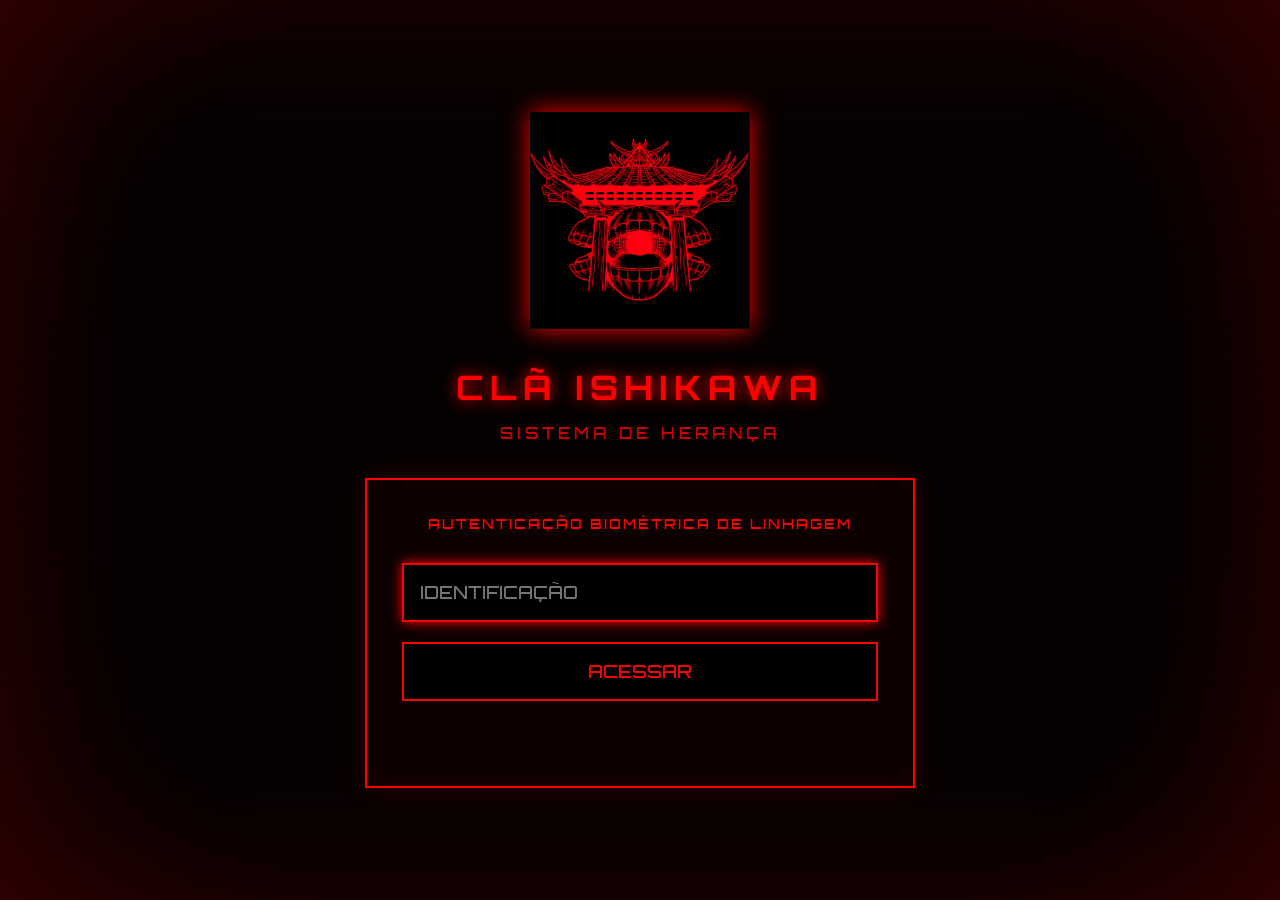
<file: ishikawa/index.html>
<!DOCTYPE html>

<html lang="pt-BR">

<head>

<meta charset="UTF-8">

<title>Sistema Ishikawa</title>

<link rel="icon" type="image/clan-icon" href="imagens/ishikicon.ico">

<link rel="stylesheet" href="css/style.css">

</head>

<body>

<div class="scanline"></div>

<div class="login">

<img src="imagens/logo.png" class="logo">

<h1>CLÃ ISHIKAWA</h1>

<p class="subtitulo">

SISTEMA DE HERANÇA

</p>

<div class="painel">

<p class="status">

AUTENTICAÇÃO BIOMÉTRICA DE LINHAGEM

</p>

<input

type="password"

id="senha"

placeholder="IDENTIFICAÇÃO"

autocomplete="off"

>

<button id="entrar">

ACESSAR

</button>

<p id="mensagem"></p>

</div>

</div>

<script src="js/efeitos.js"></script>
<script src="js/login.js"></script>

</body>

</html>
</file>
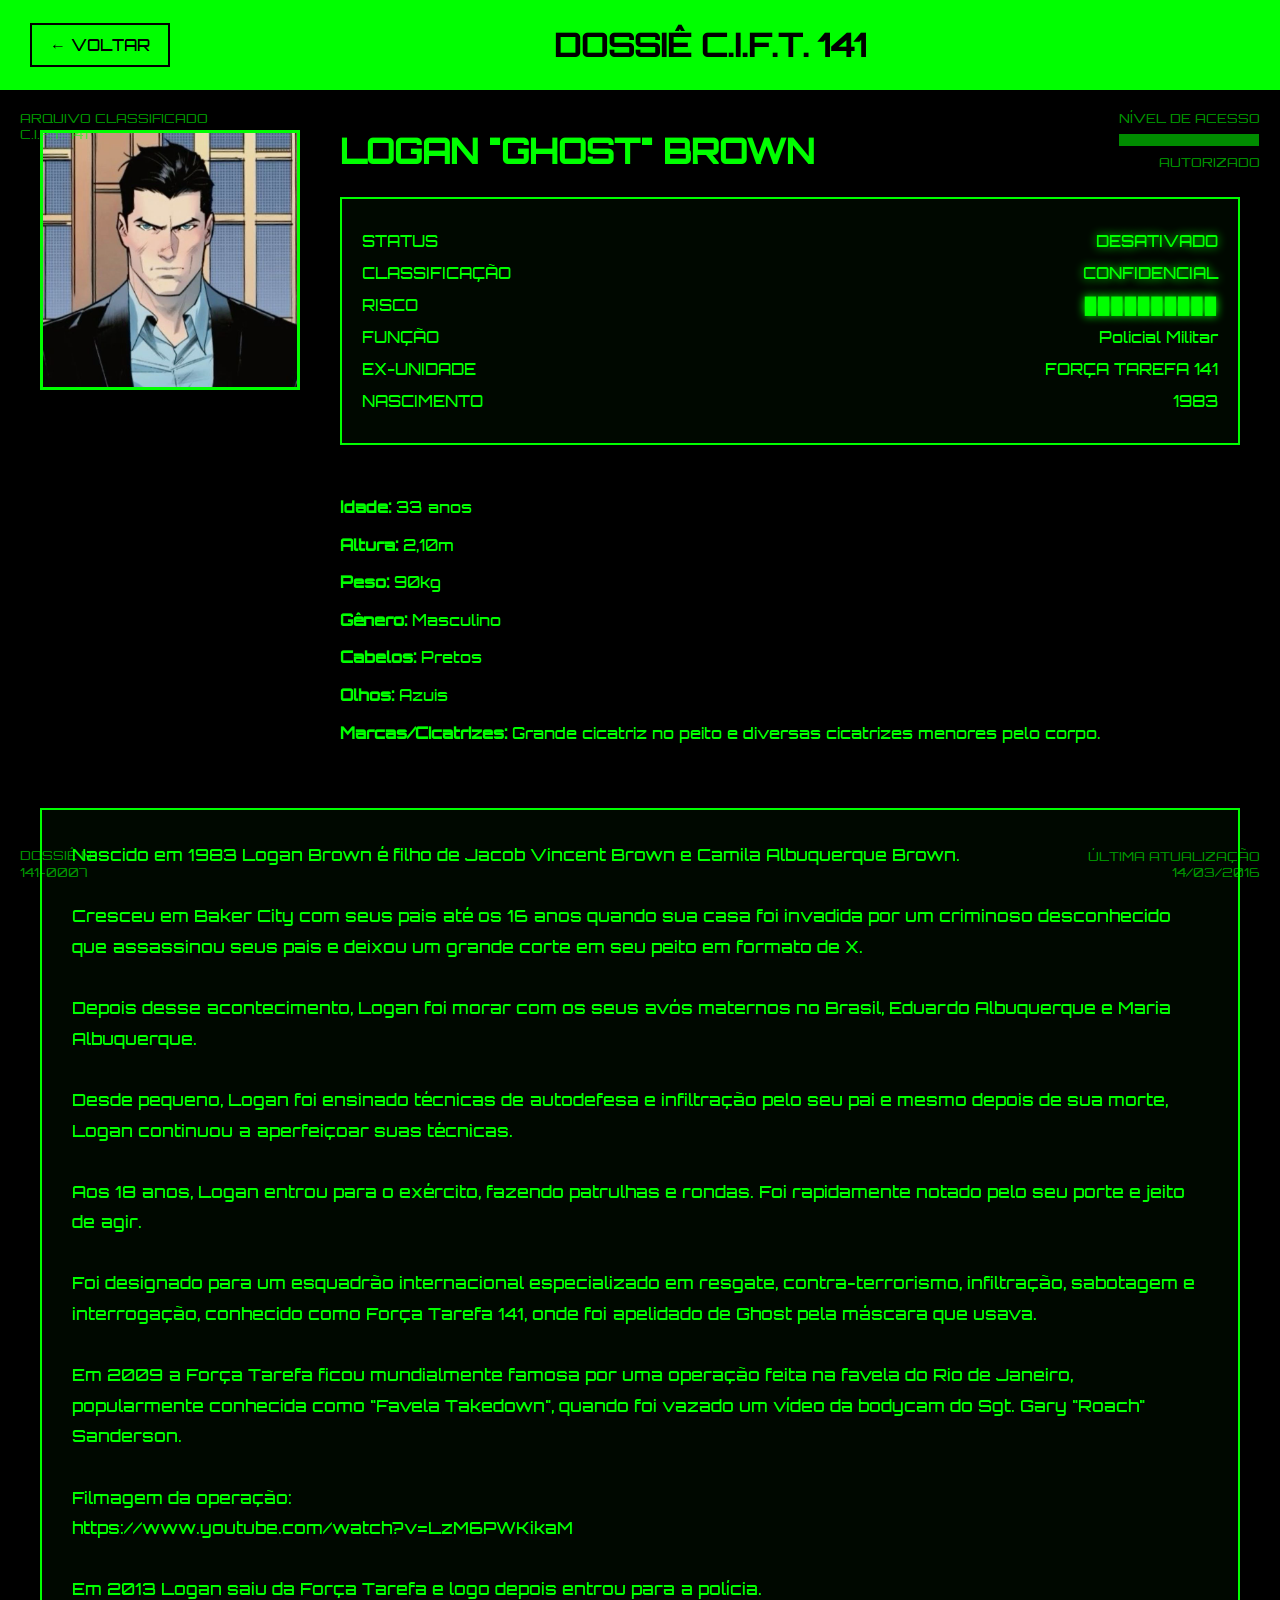
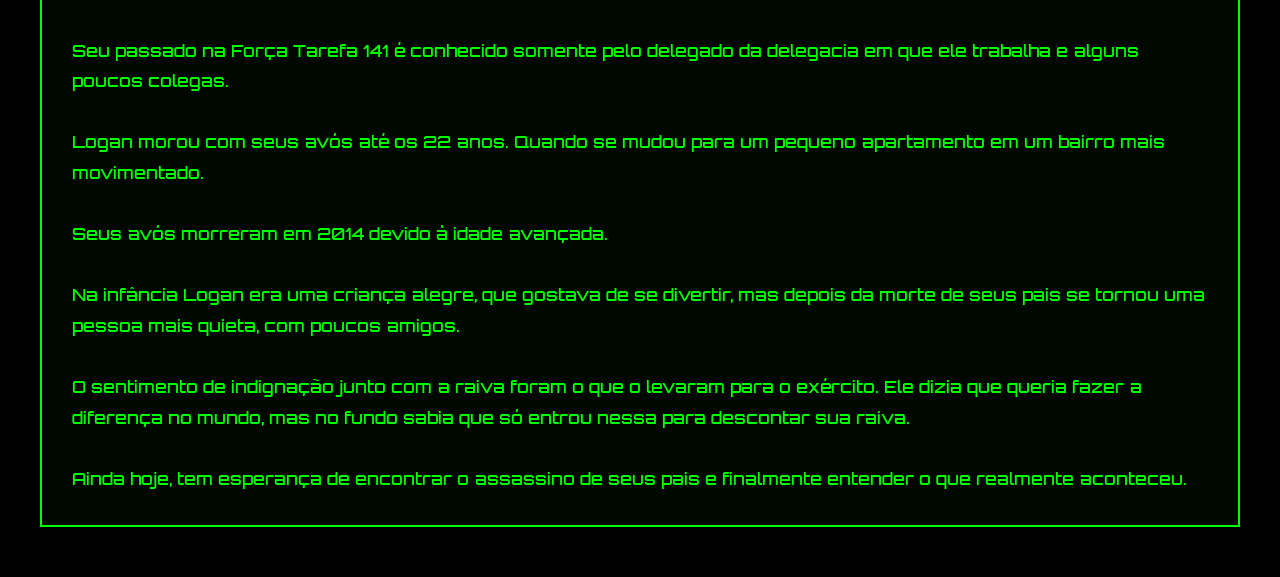
<file: biografia.html>
<!DOCTYPE html>
<html lang="pt-BR">

<head>

<meta charset="UTF-8">

<title>Logan Brown</title>

<link rel="icon" type="image/141-icon" href="imagens/141icon.ico">
    
<link rel="stylesheet" href="css/biografia.css">

</head>

<body>

    <div class="hud">

    <div class="hudTopLeft">

        <p>ARQUIVO CLASSIFICADO</p>
        <p>C.I.F.T. 141</p>

    </div>

    <div class="hudTopRight">

        <p>NÍVEL DE ACESSO</p>

        <div class="barra">

            <div class="nivel"></div>

        </div>

        <p>AUTORIZADO</p>

    </div>

    <div class="hudBottomLeft">

        <p>DOSSIÊ Nº</p>
        <p>141-0007</p>

    </div>

    <div class="hudBottomRight">

        <p>ÚLTIMA ATUALIZAÇÃO</p>
        <p>14/03/2016</p>

    </div>

</div>

<header>

<a href="menu.html" class="voltar">
← VOLTAR
</a>

<h1>DOSSIÊ C.I.F.T. 141</h1>

</header>

<div class="perfil">

<img src="imagens/perfil.png">

<div class="informacoes">

<h2>LOGAN "GHOST" BROWN</h2>

<div class="painel">

<div class="linha">
<span>STATUS</span>
<span class="verde">DESATIVADO</span>
</div>

<div class="linha">
<span>CLASSIFICAÇÃO</span>
<span class="verde">CONFIDENCIAL</span>
</div>

<div class="linha">
<span>RISCO</span>
<span class="risco">██████████</span>
</div>

<div class="linha">
<span>FUNÇÃO</span>
<span>Policial Militar</span>
</div>

<div class="linha">
<span>EX-UNIDADE</span>
<span>FORÇA TAREFA 141</span>
</div>

<div class="linha">
<span>NASCIMENTO</span>
<span>1983</span>
</div>

</div>

<br>

<p><strong>Idade:</strong> 33 anos</p>

<p><strong>Altura:</strong> 2,10m</p>

<p><strong>Peso:</strong> 90kg</p>

<p><strong>Gênero:</strong> Masculino</p>

<p><strong>Cabelos:</strong> Pretos</p>

<p><strong>Olhos:</strong> Azuis</p>

<p><strong>Marcas/Cicatrizes:</strong> Grande cicatriz no peito e diversas cicatrizes menores pelo corpo.</p>

</div>

</div>

<div class="quadro">

<pre>
Nascido em 1983 Logan Brown é filho de Jacob Vincent Brown e Camila Albuquerque Brown.

Cresceu em Baker City com seus pais até os 16 anos quando sua casa foi invadida por um criminoso desconhecido que assassinou seus pais e deixou um grande corte em seu peito em formato de X.

Depois desse acontecimento, Logan foi morar com os seus avós maternos no Brasil, Eduardo Albuquerque e Maria Albuquerque.

Desde pequeno, Logan foi ensinado técnicas de autodefesa e infiltração pelo seu pai e mesmo depois de sua morte, Logan continuou a aperfeiçoar suas técnicas.

Aos 18 anos, Logan entrou para o exército, fazendo patrulhas e rondas. Foi rapidamente notado pelo seu porte e jeito de agir.

Foi designado para um esquadrão internacional especializado em resgate, contra-terrorismo, infiltração, sabotagem e interrogação, conhecido como Força Tarefa 141, onde foi apelidado de Ghost pela máscara que usava.

Em 2009 a Força Tarefa ficou mundialmente famosa por uma operação feita na favela do Rio de Janeiro, popularmente conhecida como "Favela Takedown", quando foi vazado um vídeo da bodycam do Sgt. Gary "Roach" Sanderson.

Filmagem da operação:
https://www.youtube.com/watch?v=LzM6PWKikaM

Em 2013 Logan saiu da Força Tarefa e logo depois entrou para a polícia.

Seu passado na Força Tarefa 141 é conhecido somente pelo delegado da delegacia em que ele trabalha e alguns poucos colegas.

Logan morou com seus avós até os 22 anos. Quando se mudou para um pequeno apartamento em um bairro mais movimentado.

Seus avós morreram em 2014 devido à idade avançada.

Na infância Logan era uma criança alegre, que gostava de se divertir, mas depois da morte de seus pais se tornou uma pessoa mais quieta, com poucos amigos.

O sentimento de indignação junto com a raiva foram o que o levaram para o exército. Ele dizia que queria fazer a diferença no mundo, mas no fundo sabia que só entrou nessa para descontar sua raiva.

Ainda hoje, tem esperança de encontrar o assassino de seus pais e finalmente entender o que realmente aconteceu.
</pre>

</div>

</body>

</html>
</file>
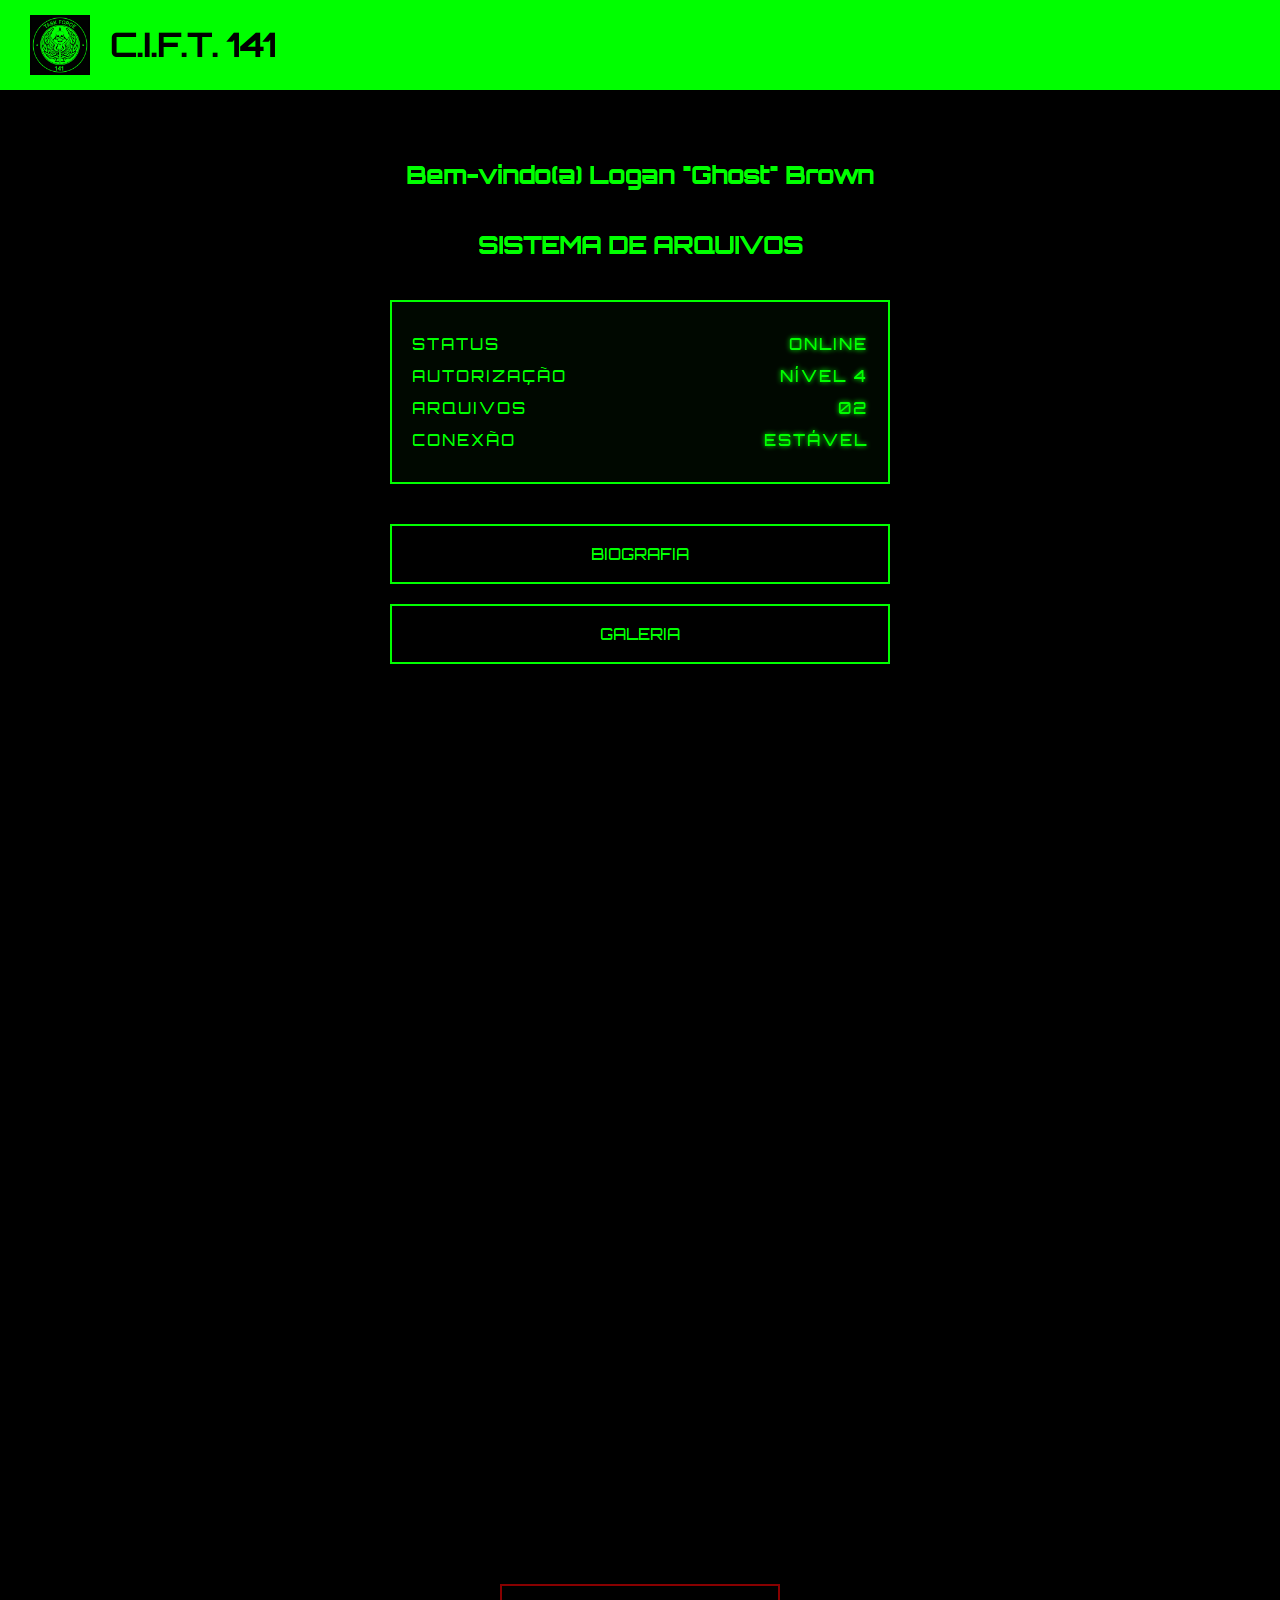
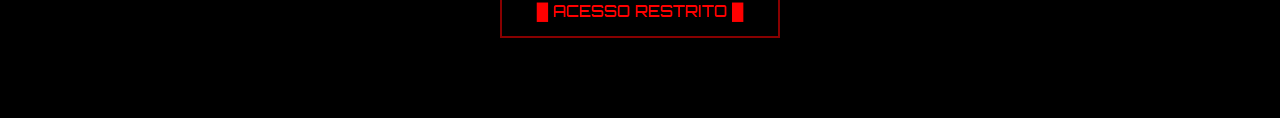
<file: menu.html>
<!DOCTYPE html>
<html lang="pt-BR">

<head>

    <meta charset="UTF-8">

    <title>C.I.F.T. 141</title>
    
    <link rel="icon" type="image/141-icon" href="imagens/141icon.ico">

    <link rel="stylesheet" href="css/menu.css">

</head>

<body>

<header>

    <img src="imagens/placeholder.jpg" class="logo">

    <h1>C.I.F.T. 141</h1>

</header>

<div class="container">
 <h2>Bem-vindo(a) Logan "Ghost" Brown</h2>
    <h2>SISTEMA DE ARQUIVOS</h2>

    <div class="status">

        <div class="linha">
            <span>STATUS</span>
            <span>ONLINE</span>
        </div>

        <div class="linha">
            <span>AUTORIZAÇÃO</span>
            <span>NÍVEL 4</span>
        </div>

        <div class="linha">
            <span>ARQUIVOS</span>
            <span>02</span>
        </div>

        <div class="linha">
            <span>CONEXÃO</span>
            <span>ESTÁVEL</span>
        </div>

    </div>

    <a href="biografia.html" class="botaoMenu">
        BIOGRAFIA
    </a>

    <a href="galeria.html" class="botaoMenu">
        GALERIA
    </a>

</div>

<div class="espaco"></div>

<a href="ishikawa/index.html" id="botaoSecreto">

    █ ACESSO RESTRITO █

</a>

<script src="js/sonsmenu.js"></script>

</body>

</html>
</file>
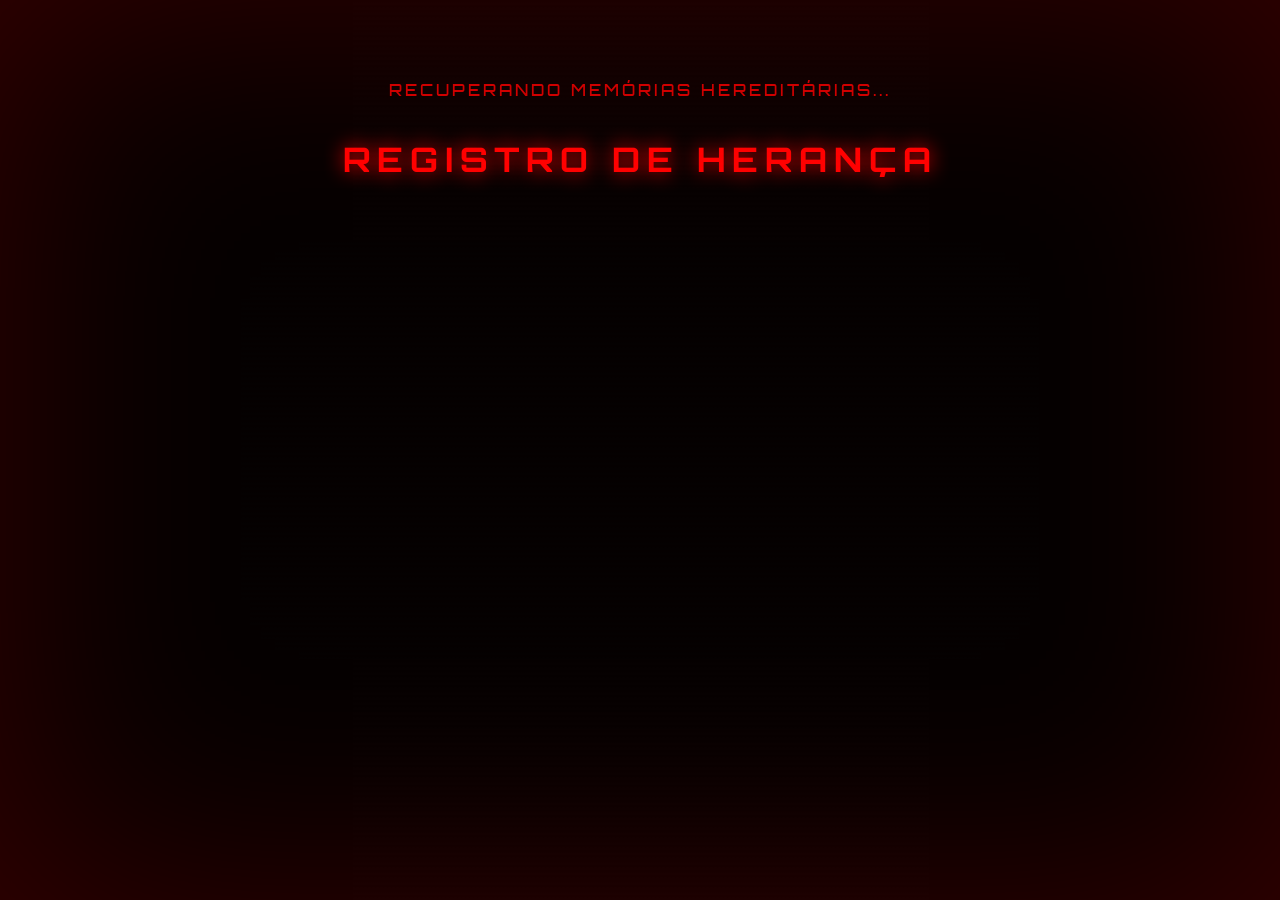
<file: ishikawa/heranca.html>
<!DOCTYPE html>
<html lang="pt-BR">

<head>

    <meta charset="UTF-8">

    <title>Registro de Herança</title>

    <link rel="icon" type="image/clan-icon" href="imagens/ishikicon.ico">

    <link rel="stylesheet" href="css/heranca.css">

</head>

<body>

    <div class="scanlines"></div>
    <div class="vinheta"></div>

    <main>
        
        <div id="status"></div>

        <h1>REGISTRO DE HERANÇA</h1>

        
        <div id="texto"></div>

        <button id="aceitar">

            ENTRAR NO SANTUARIO

        </button>

    </main>

    <script src="js/heranca.js"></script>

</body>

</html>
</file>
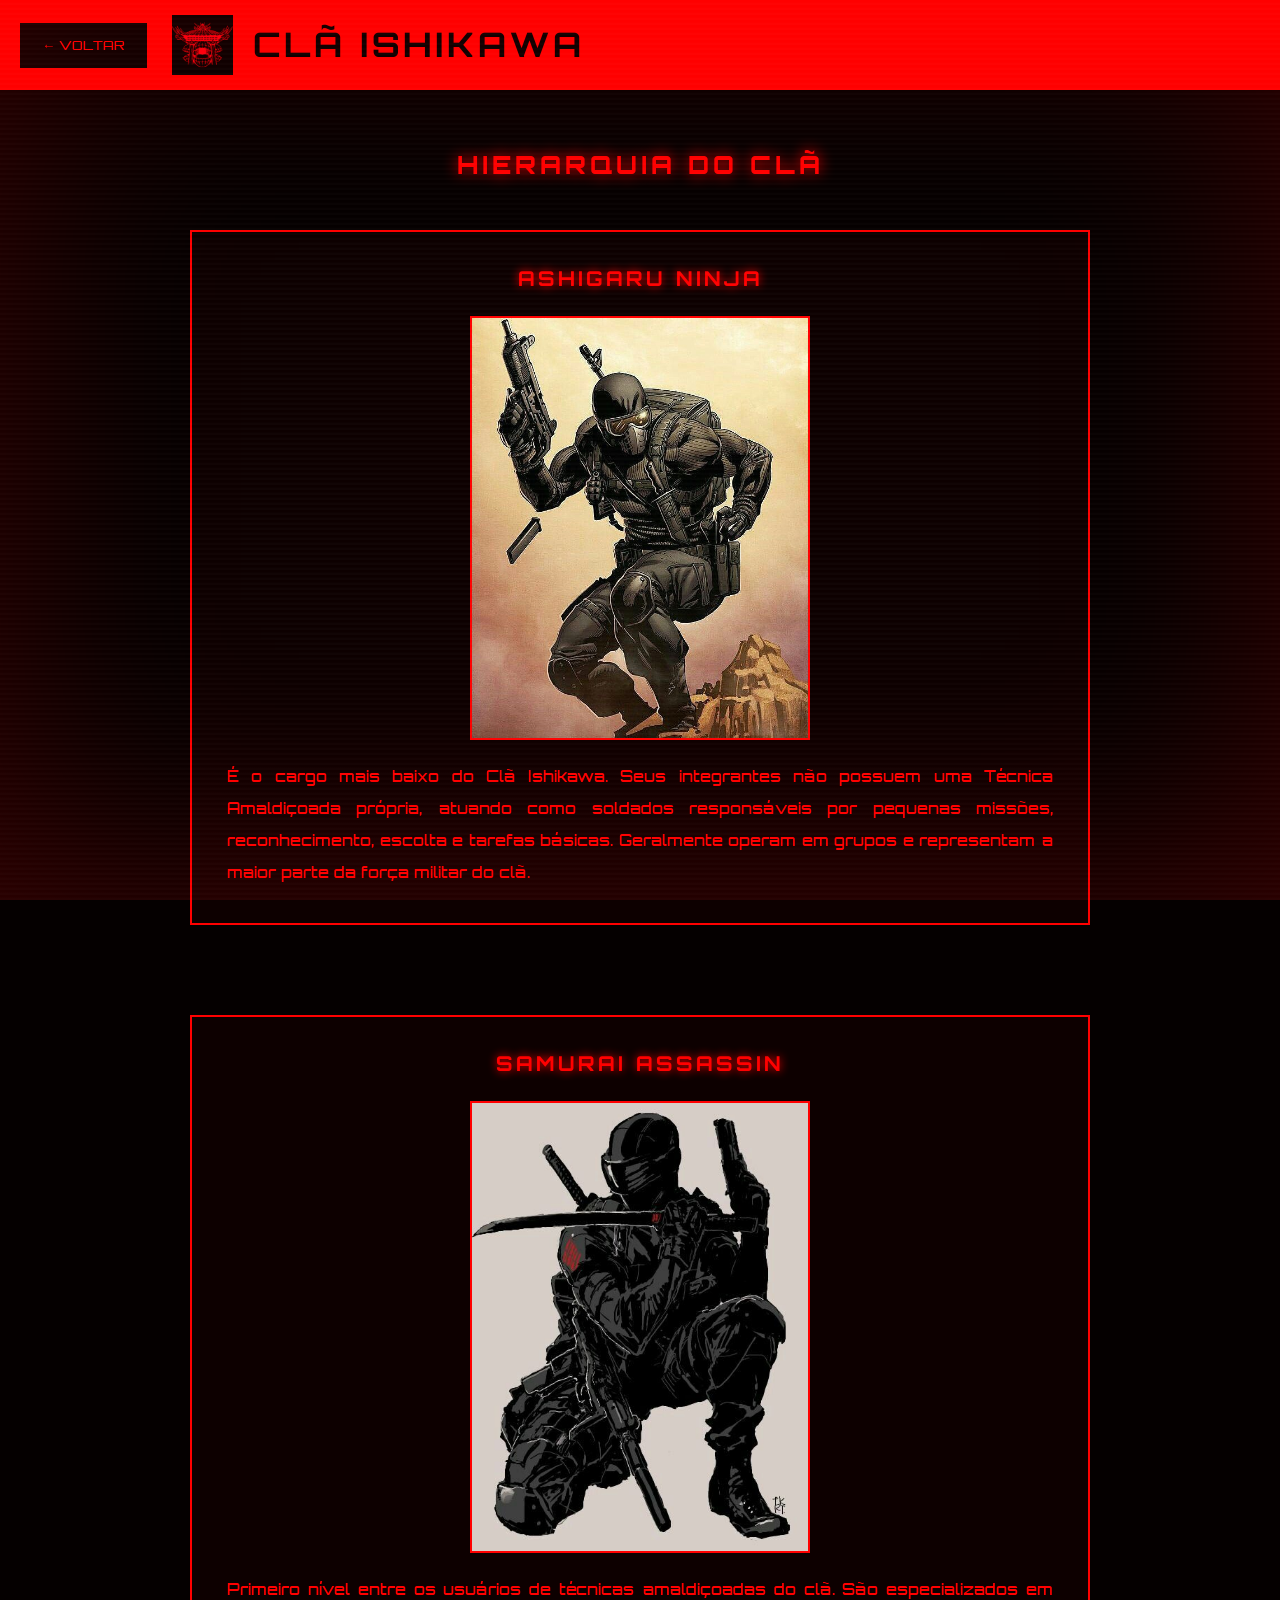
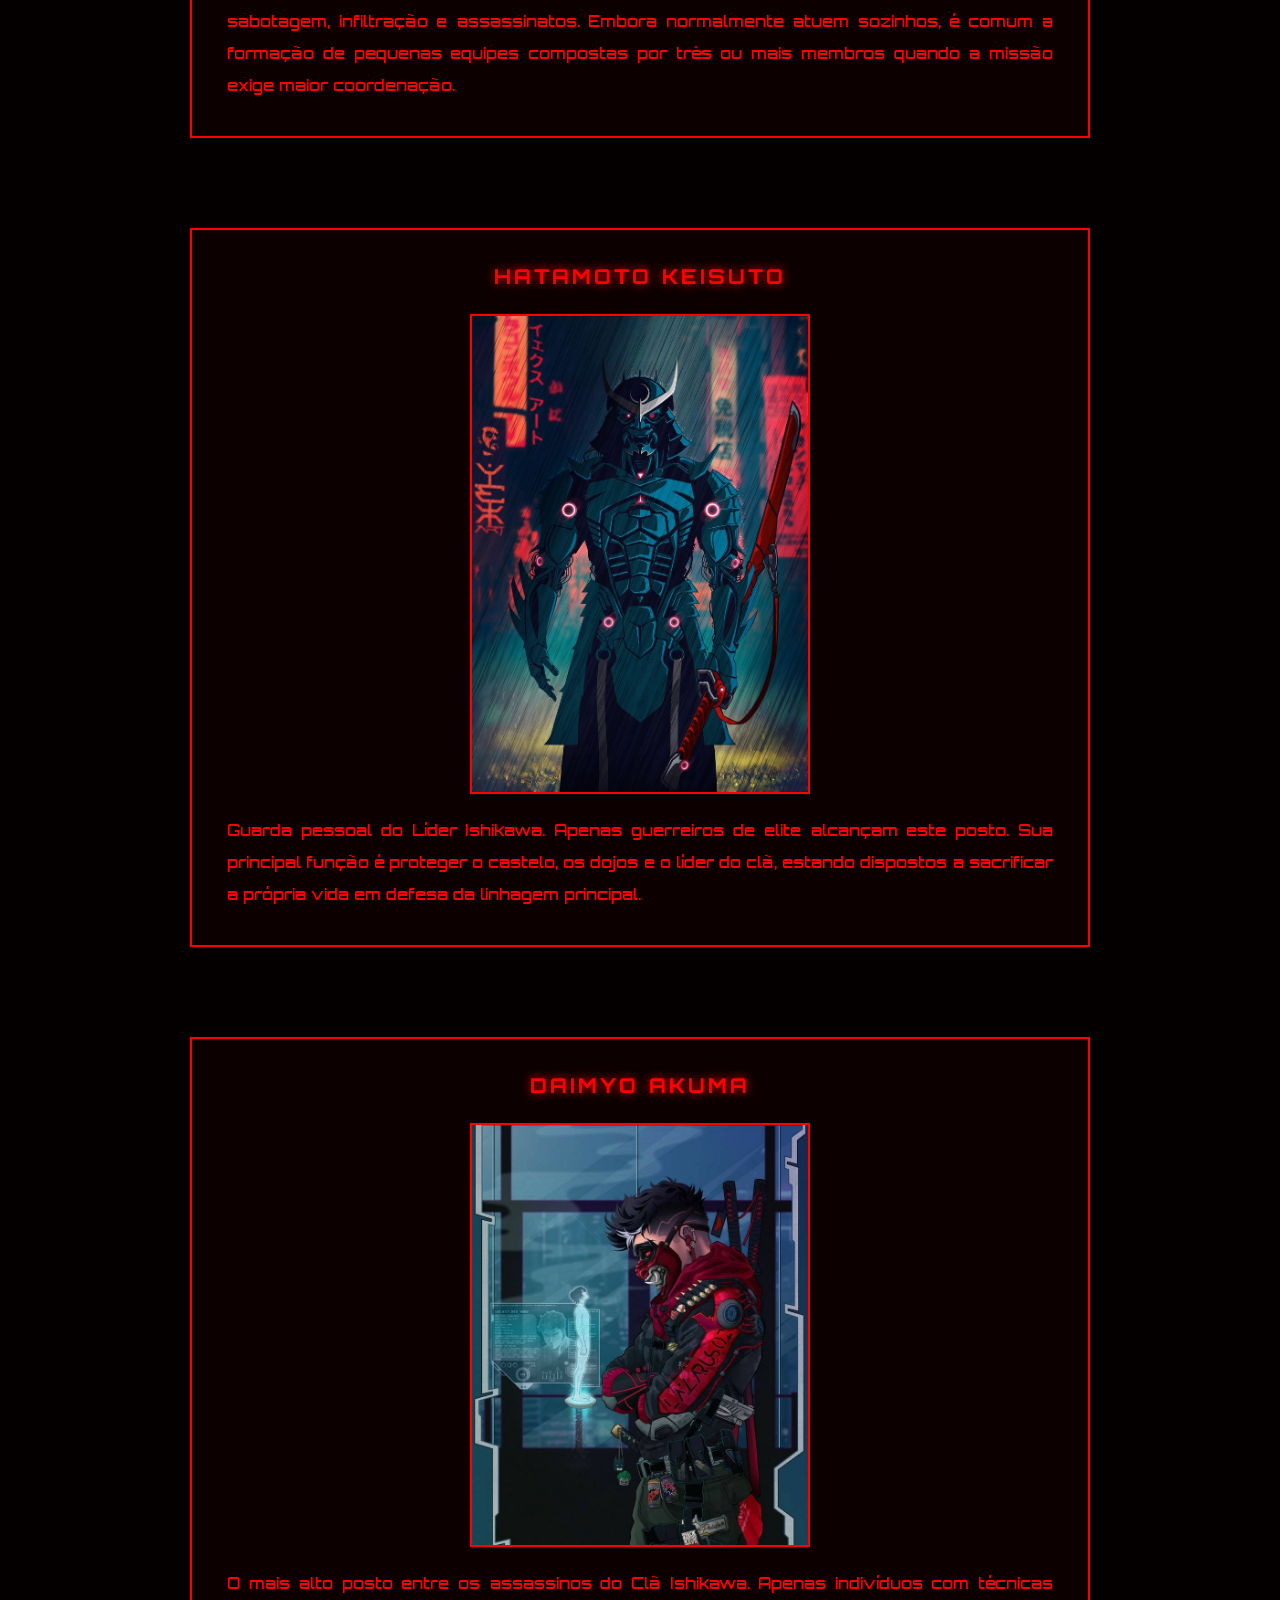
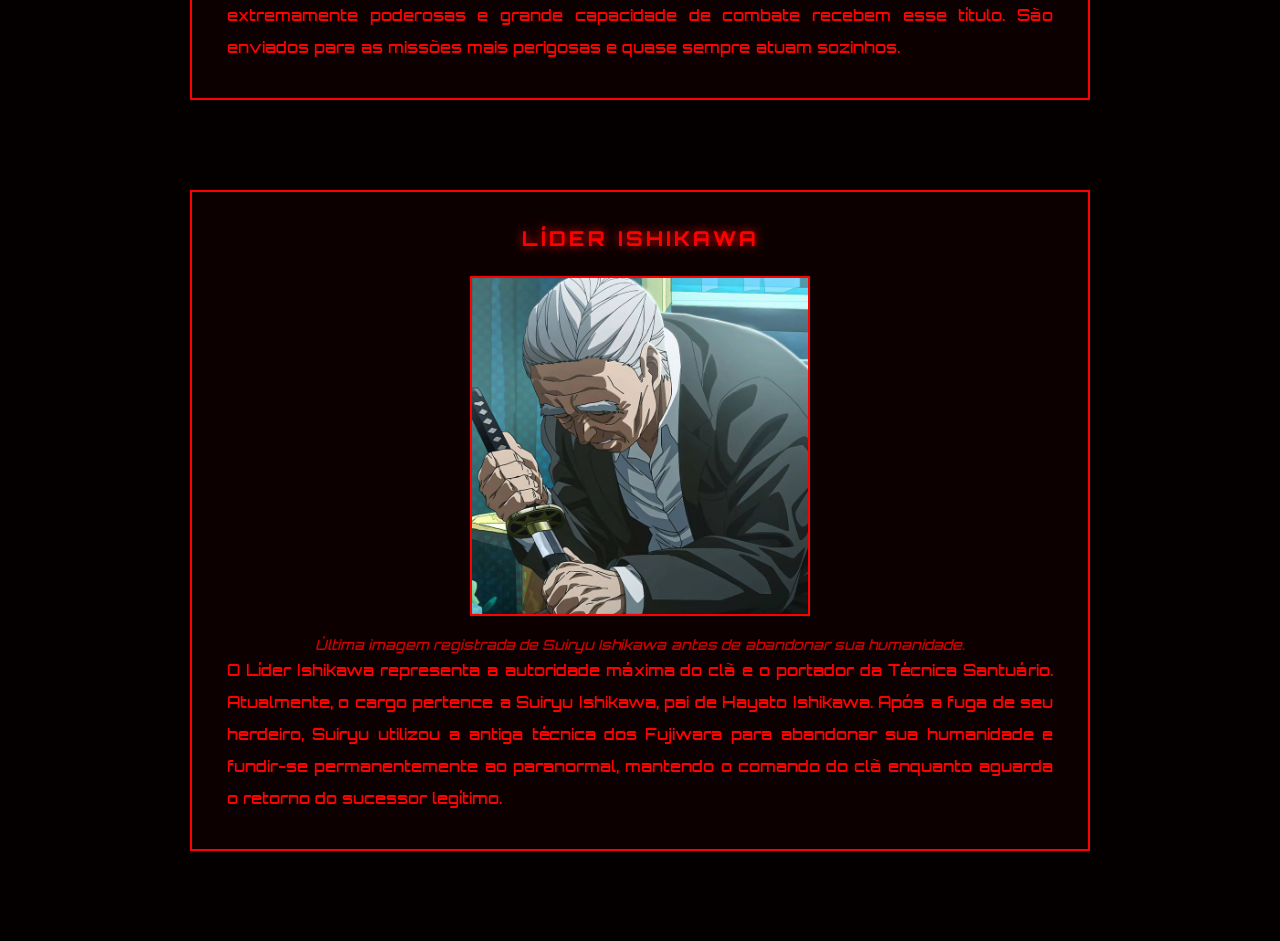
<file: ishikawa/hierarquia.html>
<!DOCTYPE html>
<html lang="pt-BR">

<head>

<meta charset="UTF-8">

<title>Hierarquia</title>

<link rel="icon" type="image/clan-icon" href="imagens/ishikicon.ico">
  
<link rel="stylesheet" href="css/hierarquia.css">

</head>

<body>

<div class="scanlines"></div>
<div class="vinheta"></div>

<header>

<button onclick="history.back()">

← VOLTAR

</button>

<img src="imagens/logo.png" class="logo">

<h1>

CLÃ ISHIKAWA

</h1>

</header>

<main>

<h2>

HIERARQUIA DO CLÃ

</h2>

<div class="cargo">

<h3>

ASHIGARU NINJA

</h3>

<img src="imagens/hierarquia/ashigaru.jpg">

<p>

É o cargo mais baixo do Clã Ishikawa. Seus integrantes não possuem uma Técnica Amaldiçoada própria, atuando como soldados responsáveis por pequenas missões, reconhecimento, escolta e tarefas básicas. Geralmente operam em grupos e representam a maior parte da força militar do clã.

</p>

</div>

<div class="cargo">

<h3>

SAMURAI ASSASSIN

</h3>

<img src="imagens/hierarquia/samurai.jpg">

<p>

Primeiro nível entre os usuários de técnicas amaldiçoadas do clã. São especializados em sabotagem, infiltração e assassinatos. Embora normalmente atuem sozinhos, é comum a formação de pequenas equipes compostas por três ou mais membros quando a missão exige maior coordenação.

</p>

</div>

<div class="cargo">

<h3>

HATAMOTO KEISUTO

</h3>

<img src="imagens/hierarquia/hatamoto.jpg">

<p>

Guarda pessoal do Líder Ishikawa. Apenas guerreiros de elite alcançam este posto. Sua principal função é proteger o castelo, os dojos e o líder do clã, estando dispostos a sacrificar a própria vida em defesa da linhagem principal.

</p>

</div>

<div class="cargo">

<h3>

DAIMYO AKUMA

</h3>

<img src="imagens/hierarquia/daimyo.jpg">

<p>

O mais alto posto entre os assassinos do Clã Ishikawa. Apenas indivíduos com técnicas extremamente poderosas e grande capacidade de combate recebem esse título. São enviados para as missões mais perigosas e quase sempre atuam sozinhos.

</p>

</div>

<div class="cargo">

<h3>

LÍDER ISHIKAWA

</h3>

<figure>

<img src="imagens/hierarquia/suiryu.jpg">

<figcaption>

Última imagem registrada de Suiryu Ishikawa antes de abandonar sua humanidade.

</figcaption>

</figure>

<p>

O Líder Ishikawa representa a autoridade máxima do clã e o portador da Técnica Santuário. Atualmente, o cargo pertence a Suiryu Ishikawa, pai de Hayato Ishikawa. Após a fuga de seu herdeiro, Suiryu utilizou a antiga técnica dos Fujiwara para abandonar sua humanidade e fundir-se permanentemente ao paranormal, mantendo o comando do clã enquanto aguarda o retorno do sucessor legítimo.

</p>

</div>

</main>

</body>

</html>
</file>
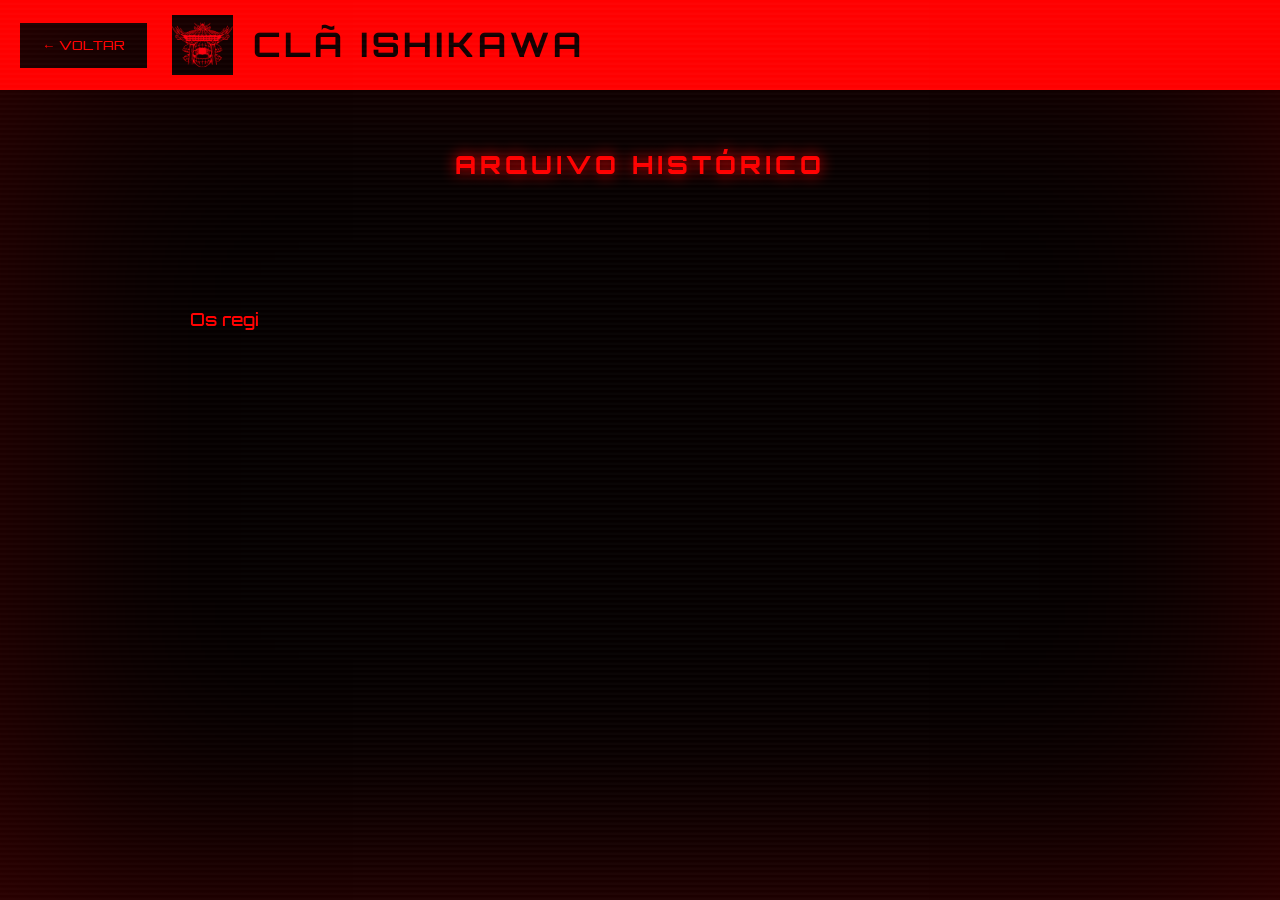
<file: ishikawa/historia.html>
<!DOCTYPE html>
<html lang="pt-BR">

<head>

<meta charset="UTF-8">

<title>História do Clã Ishikawa</title>

<link rel="icon" type="image/clan-icon" href="imagens/ishikicon.ico">

<link rel="stylesheet" href="css/historia.css">

</head>

<body>

<div class="scanlines"></div>
<div class="vinheta"></div>

<header>

<button onclick="history.back()">

← VOLTAR

</button>

<img src="imagens/logo.png" class="logo">

<h1>CLÃ ISHIKAWA</h1>

</header>

<main>

<h2>

ARQUIVO HISTÓRICO

</h2>

<div id="texto"></div>

</main>

<script src="js/historia.js"></script>

</body>

</html>
</file>
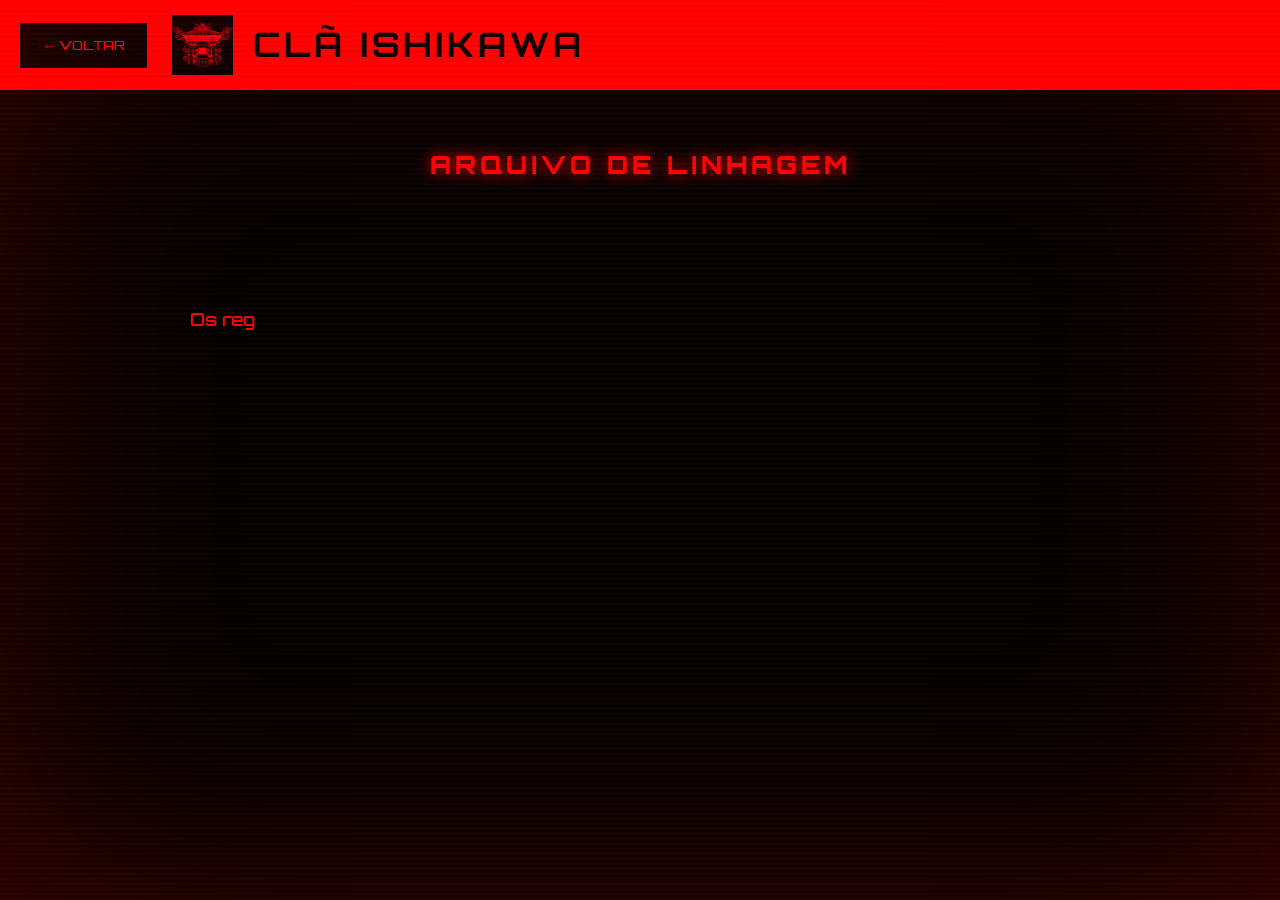
<file: ishikawa/linhagem.html>
<!DOCTYPE html>
<html lang="pt-BR">

<head>

<meta charset="UTF-8">

<title>Linhagem Ishikawa</title>

<link rel="icon" type="image/clan-icon" href="imagens/ishikicon.ico">

<link rel="stylesheet" href="css/linhagem.css">

</head>

<body>

<div class="scanlines"></div>
<div class="vinheta"></div>

<header>

<button onclick="history.back()">

← VOLTAR

</button>

<img src="imagens/logo.png" class="logo">

<h1>CLÃ ISHIKAWA</h1>

</header>

<main>

<h2>

ARQUIVO DE LINHAGEM

</h2>

<div id="texto"></div>

</main>

<script src="js/linhagem.js"></script>

</body>

</html>
</file>
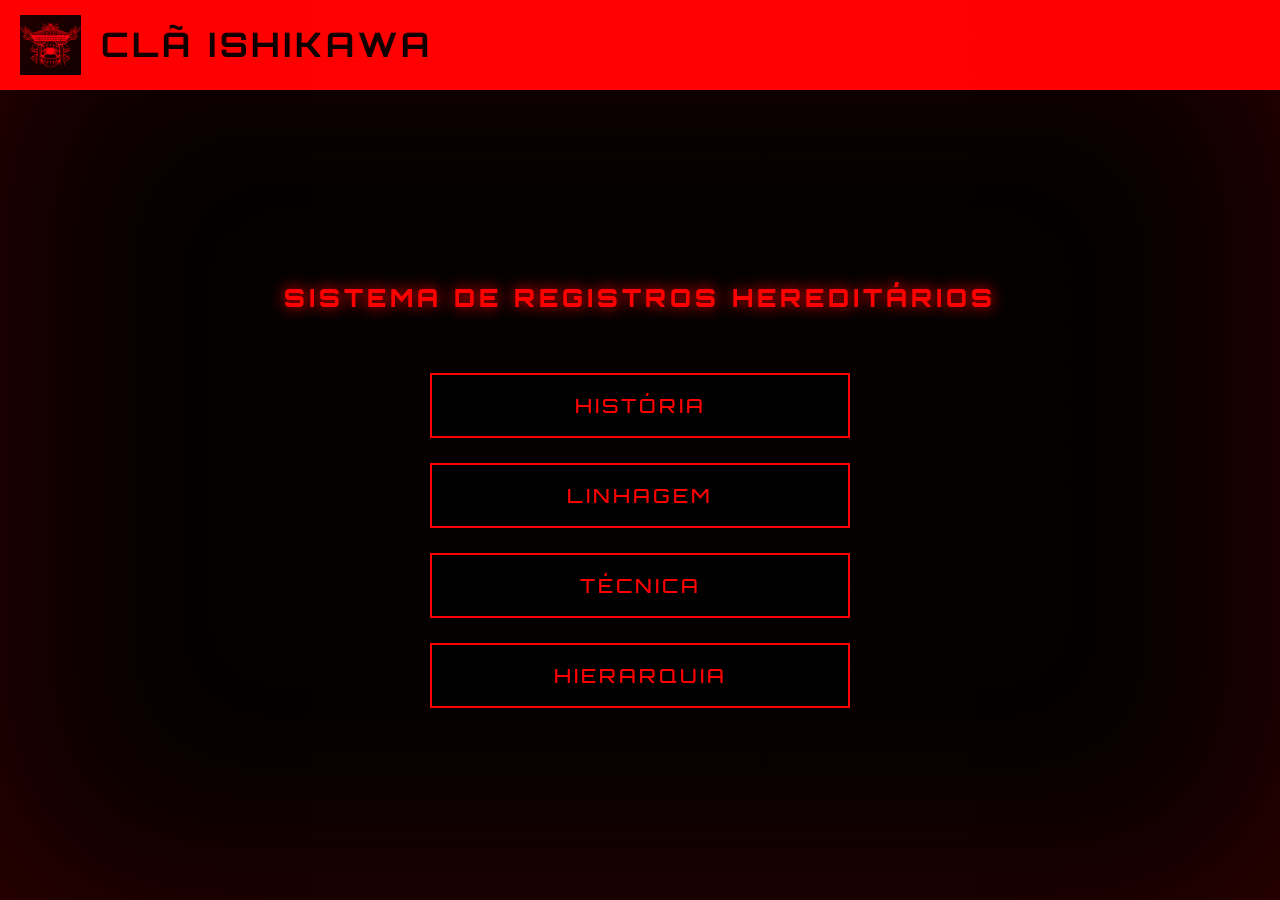
<file: ishikawa/menu.html>
<!DOCTYPE html>
<html lang="pt-BR">

<head>

<meta charset="UTF-8">

<title>Clã Ishikawa</title>

<link rel="icon" type="image/clan-icon" href="imagens/ishikicon.ico">

<link rel="stylesheet" href="css/menu.css">

</head>

<body>

<div class="scanlines"></div>

<header>

<img src="imagens/logo.png" class="logo">

<h1>

CLÃ ISHIKAWA

</h1>

</header>

<main>

<h2>

SISTEMA DE REGISTROS HEREDITÁRIOS

</h2>

<div class="menu">

<button onclick="abrir('historia.html')">

HISTÓRIA

</button>

<button onclick="abrir('linhagem.html')">

LINHAGEM

</button>

<button onclick="abrir('tecnica.html')">

TÉCNICA

</button>

<button onclick="abrir('hierarquia.html')">

HIERARQUIA

</button>

</div>

</main>

<script src="js/menu.js"></script>
<script src="js/efeitos.js"></script>

</body>

</html>
</file>
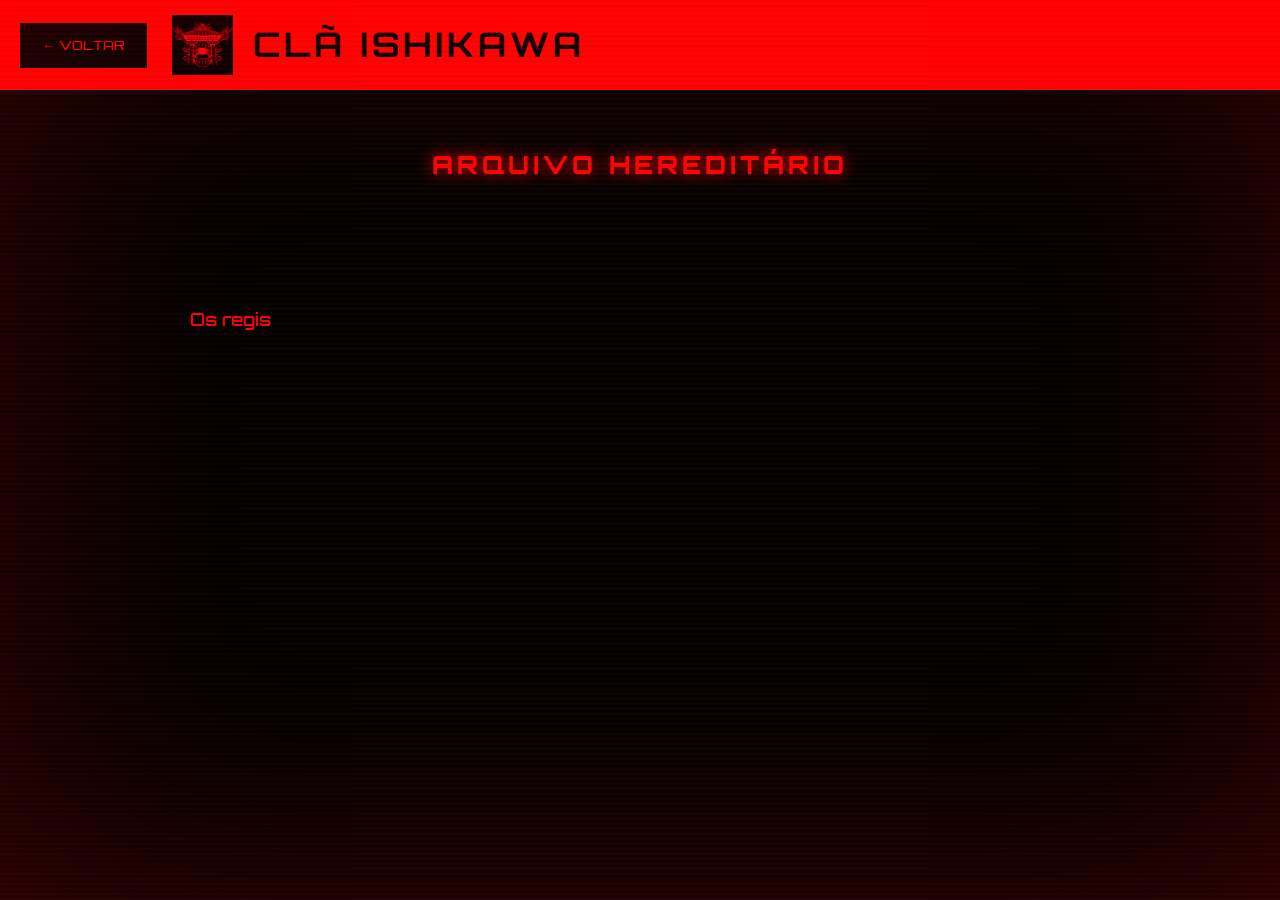
<file: ishikawa/tecnica.html>
<!DOCTYPE html>
<html lang="pt-BR">

<head>

    <meta charset="UTF-8">
    <title>Técnica - Clã Ishikawa</title>

<link rel="icon" type="image/clan-icon" href="imagens/ishikicon.ico">

    <link rel="stylesheet" href="css/tecnica.css">

</head>

<body>

<div class="scanlines"></div>
<div class="vinheta"></div>

<header>

    <button onclick="history.back()">

        ← VOLTAR

    </button>

    <img src="imagens/logo.png" class="logo">

    <h1>CLÃ ISHIKAWA</h1>

</header>

<main>

<h2>

ARQUIVO HEREDITÁRIO

</h2>

<div id="texto"></div>

</main>

<script src="js/tecnica.js"></script>

</body>

</html>
</file>
<file: ishikawa/css/style.css>
@font-face{

font-family:Orbitron;

src:url("../../fontes/OrbitronMedium.ttf");

}

*{

margin:0;

padding:0;

box-sizing:border-box;

}

body{

background:#050000;

font-family:Orbitron;

color:#ff0000;

height:100vh;

display:flex;

justify-content:center;

align-items:center;

overflow:hidden;

}

/*====================*/

.login{

width:550px;

text-align:center;

position:relative;

z-index:10;

}

.logo{

width:220px;

margin-bottom:35px;

filter:drop-shadow(0 0 12px red);

}

h1{

letter-spacing:8px;

margin-bottom:15px;

text-shadow:0 0 15px red;

}

.subtitulo{

letter-spacing:4px;

margin-bottom:35px;

opacity:.8;

}

.painel{

border:2px solid #ff0000;

padding:35px;

background:rgba(255,0,0,.03);

box-shadow:

0 0 25px rgba(255,0,0,.15),

inset 0 0 20px rgba(255,0,0,.05);

}

.status{

margin-bottom:30px;

letter-spacing:2px;

font-size:14px;

}

input{

width:100%;

padding:16px;

background:black;

border:2px solid #ff0000;

color:#ff0000;

font-family:Orbitron;

font-size:18px;

margin-bottom:20px;

}

input:focus{

outline:none;

box-shadow:0 0 12px red;

}

button{

width:100%;

padding:16px;

background:black;

border:2px solid #ff0000;

color:#ff0000;

font-family:Orbitron;

font-size:18px;

cursor:pointer;

transition:.25s;

}

button:hover{

background:#ff0000;

color:black;

}

#mensagem{

margin-top:25px;

height:25px;

letter-spacing:2px;

}

/*====================*/
/* Scanlines */
/*====================*/

.scanline{

position:fixed;

left:0;

top:0;

width:100%;

height:100%;

pointer-events:none;

background:

repeating-linear-gradient(

0deg,

rgba(255,255,255,.02) 0px,

rgba(255,255,255,.02) 2px,

transparent 3px,

transparent 5px

);

opacity:.35;

}

/*====================*/

body::before{

content:"";

position:fixed;

left:0;

top:0;

width:100%;

height:100%;

background:

radial-gradient(circle,

transparent 70%,

rgba(255,0,0,.08));

pointer-events:none;

}

/*====================*/

body::after{

content:"";

position:fixed;

left:0;

top:0;

width:100%;

height:100%;

box-shadow:

inset 0 0 180px rgba(255,0,0,.12);

pointer-events:none;

}

/*========================*/
/* GLITCH */
/*========================*/

.glitch{

    animation:glitch .18s;

}

@keyframes glitch{

    0%{

        transform:translate(0);

    }

    20%{

        transform:translate(-2px,2px);

    }

    40%{

        transform:translate(2px,-2px);

    }

    60%{

        transform:translate(-1px,-2px);

    }

    80%{

        transform:translate(2px,2px);

    }

    100%{

        transform:translate(0);

    }

}

/*========================*/
/* Flicker CRT */
/*========================*/

.flicker{

    animation:flicker .08s;

}

@keyframes flicker{

    0%{

        opacity:1;

    }

    50%{

        opacity:.7;

    }

    100%{

        opacity:1;

    }

}
</file>
<file: css/biografia.css>
@font-face{

font-family:Orbitron;

src:url("../fontes/OrbitronMedium.ttf");

}

*{

margin:0;

padding:0;

box-sizing:border-box;

}

body{

background:black;

color:#00ff00;

font-family:Orbitron;

}

header{

background:#00ff00;

height:90px;

display:flex;

align-items:center;

padding:0 30px;

}

header h1{

margin:auto;

color:black;

}

.voltar{

color:black;

text-decoration:none;

border:2px solid black;

padding:10px 18px;

transition:.25s;

}

.voltar:hover{

background:black;

color:#00ff00;

}

.perfil{

width:1200px;

margin:40px auto;

display:flex;

gap:40px;

align-items:flex-start;

}

.perfil img{

width:260px;

border:3px solid #00ff00;

}

.informacoes{

flex:1;

}

.informacoes h2{

margin-bottom:25px;

font-size:34px;

}

.informacoes p{

margin-bottom:12px;

line-height:1.6;

}

.quadro{

width:1200px;

margin:50px auto;

border:2px solid #00ff00;

padding:30px;

background:rgba(0,255,0,.03);

}

.quadro pre{

white-space:pre-wrap;

font-family:Orbitron;

line-height:1.8;

font-size:17px;

}

.painel{

border:2px solid #00ff00;

padding:20px;

background:rgba(0,255,0,.03);

margin-bottom:30px;

}

.linha{

display:flex;

justify-content:space-between;

margin:12px 0;

}

.verde{

color:#00ff00;

text-shadow:0 0 10px #00ff00;

}

.risco{

letter-spacing:2px;

text-shadow:0 0 10px #00ff00;

}

/*========================*/
/* HUD */
/*========================*/

.hud{

    pointer-events:none;

}

.hudTopLeft{

    position:fixed;

    left:20px;

    top:110px;

    font-size:13px;

    opacity:.55;

}

.hudTopRight{

    position:fixed;

    right:20px;

    top:110px;

    text-align:right;

    font-size:13px;

    opacity:.55;

}

.hudBottomLeft{

    position:fixed;

    left:20px;

    bottom:20px;

    font-size:13px;

    opacity:.55;

}

.hudBottomRight{

    position:fixed;

    right:20px;

    bottom:20px;

    text-align:right;

    font-size:13px;

    opacity:.55;

}

.barra{

    width:140px;

    height:12px;

    border:2px solid #00ff00;

    margin:8px 0;

}

.nivel{

    width:100%;

    height:100%;

    background:#00ff00;

    animation:pulse 2s infinite;

}

@keyframes pulse{

    50%{

        opacity:.45;

    }

}
</file>
<file: css/menu.css>
@font-face{

    font-family:Orbitron;

    src:url("../fontes/OrbitronMedium.ttf");

}

*{

    margin:0;

    padding:0;

    box-sizing:border-box;

}

body{

    background:black;

    color:#00ff00;

    font-family:Orbitron;

}

/*========================*/

header{

    background:#00ff00;

    color:black;

    height:90px;

    display:flex;

    align-items:center;

    padding-left:30px;

    gap:20px;

}

.logo{

    width:60px;

    height:60px;

    object-fit:cover;

    border:2px solid black;

}

/*========================*/

.container{

    width:500px;

    margin:auto;

    margin-top:70px;

    text-align:center;

}

.container h2{

    margin-bottom:40px;

}

/*========================*/

.status{

    width:100%;

    border:2px solid #00ff00;

    padding:20px;

    margin-bottom:40px;

    background:rgba(0,255,0,.03);

}

.linha{

    display:flex;

    justify-content:space-between;

    margin:12px 0;

    letter-spacing:2px;

}

.linha span:first-child{

    color:#00ff00;

}

.linha span:last-child{

    color:#00ff00;

    text-shadow:0 0 5px #00ff00;

}

.botaoMenu{

    display:block;

    width:100%;

    margin-bottom:20px;

    padding:18px;

    text-decoration:none;

    color:#00ff00;

    border:2px solid #00ff00;

    transition:.25s;

}

.botaoMenu:hover{

    background:#00ff00;

    color:black;

}

/*========================*/

.espaco{

    height:900px;

}

/*========================*/

#botaoSecreto{

    display:block;

    width:fit-content;

    margin:auto;

    margin-bottom:80px;

    padding:15px 35px;

    text-decoration:none;

    color:#ff0000;

    border:2px solid #880000;

    animation:

        brilho 1.8s infinite,

        glitch .15s infinite;

}

#botaoSecreto:hover{

    background:#220000;

    box-shadow:

        0 0 10px red,

        0 0 25px red;

}

/*========================*/

@keyframes brilho{

    50%{

        opacity:.35;

    }

}

@keyframes glitch{

    0%,94%{

        transform:translate(0);

    }

    95%{

        transform:translate(-2px,1px);

    }

    96%{

        transform:translate(2px,-1px);

    }

    97%{

        transform:translate(-1px,2px);

    }

    98%{

        transform:translate(1px,-2px);

    }

    100%{

        transform:translate(0);

    }

}
</file>
<file: ishikawa/css/heranca.css>
@font-face{

    font-family:Orbitron;

    src:url("../../fontes/OrbitronMedium.ttf");

}

*{

    margin:0;
    padding:0;
    box-sizing:border-box;

}

html{

    scroll-behavior:smooth;

}

body{

    background:#050000;

    color:#ff0000;

    font-family:Orbitron;

    overflow-x:hidden;

}

/*========================*/

main{

    width:900px;

    max-width:90%;

    margin:80px auto;

}

/*========================*/

h1{

    text-align:center;

    letter-spacing:8px;

    margin-bottom:60px;

    text-shadow:0 0 20px red;

}

/*========================*/

#texto{

    white-space:pre-wrap;

    line-height:2;

    font-size:20px;

    min-height:400px;

}

/*========================*/

#aceitar{

    display:none;

    margin:80px auto;

    padding:18px 45px;

    background:black;

    border:2px solid #ff0000;

    color:#ff0000;

    font-family:Orbitron;

    font-size:18px;

    cursor:pointer;

    transition:.25s;

}

#aceitar:hover{

    background:#ff0000;

    color:black;

    box-shadow:0 0 20px red;

}

/*========================*/
/* Scanlines */

.scanlines{

    position:fixed;

    left:0;

    top:0;

    width:100%;

    height:100%;

    pointer-events:none;

    background:

    repeating-linear-gradient(

        0deg,

        rgba(255,255,255,.02) 0px,

        rgba(255,255,255,.02) 2px,

        transparent 3px,

        transparent 5px

    );

    opacity:.25;

}

/*========================*/

.vinheta{

    position:fixed;

    left:0;

    top:0;

    width:100%;

    height:100%;

    pointer-events:none;

    box-shadow:

    inset 0 0 250px rgba(255,0,0,.20);

}

/*========================*/

.glitch{

    animation:glitch .15s;

}

@keyframes glitch{

    0%{

        transform:translate(0);

    }

    25%{

        transform:translate(-2px,2px);

    }

    50%{

        transform:translate(2px,-2px);

    }

    75%{

        transform:translate(-2px,-1px);

    }

    100%{

        transform:translate(0);

    }

}

/*========================*/

.flicker{

    animation:flicker .08s;

}

@keyframes flicker{

    0%{

        opacity:1;

    }

    50%{

        opacity:.75;

    }

    100%{

        opacity:1;

    }

}

#status{

    text-align:center;

    margin-bottom:40px;

    color:#ff0000;

    letter-spacing:3px;

    opacity:.8;

}
</file>
<file: ishikawa/css/hierarquia.css>
@font-face{

    font-family:Orbitron;
    src:url("../../fontes/OrbitronMedium.ttf");

}

*{

    margin:0;
    padding:0;
    box-sizing:border-box;

}

body{

    background:#050000;
    color:#ff0000;
    font-family:Orbitron;
    overflow-x:hidden;

}

header{

    height:90px;
    background:#ff0000;

    display:flex;
    align-items:center;

    padding:20px;

}

header button{

    background:black;

    color:#ff0000;

    border:2px solid #000;

    padding:12px 20px;

    cursor:pointer;

    font-family:Orbitron;

    margin-right:25px;

    transition:.25s;

}

header button:hover{

    background:#300;

    color:white;

}

.logo{

    height:60px;

    margin-right:20px;

}

header h1{

    color:black;

    letter-spacing:5px;

}

main{

    width:900px;

    max-width:92%;

    margin:60px auto;

}

h2{

    text-align:center;

    margin-bottom:50px;

    letter-spacing:5px;

    text-shadow:0 0 15px red;

}

#texto{

    white-space:pre-wrap;

    line-height:2;

    font-size:18px;

}

.scanlines{

    position:fixed;

    width:100%;
    height:100%;

    pointer-events:none;

    background:repeating-linear-gradient(

    0deg,

    rgba(255,255,255,.02) 0px,

    rgba(255,255,255,.02) 2px,

    transparent 3px,

    transparent 5px

    );

}

.vinheta{

    position:fixed;

    width:100%;
    height:100%;

    pointer-events:none;

    box-shadow:inset 0 0 250px rgba(255,0,0,.2);

}

.glitch{

    animation:glitch .15s;

}

@keyframes glitch{

0%{transform:translate(0);}
25%{transform:translate(-2px,2px);}
50%{transform:translate(2px,-2px);}
75%{transform:translate(-2px,-1px);}
100%{transform:translate(0);}

}

.cargo{

margin-bottom:90px;

padding:35px;

border:2px solid #ff0000;

background:rgba(255,0,0,.03);

}

.cargo h3{

text-align:center;

letter-spacing:4px;

margin-bottom:25px;

text-shadow:0 0 10px red;

}

.cargo img{

display:block;

margin:auto;

width:340px;

max-width:100%;

border:2px solid #ff0000;

margin-bottom:20px;

}

.cargo figure{

text-align:center;

}

.cargo figcaption{

margin-top:12px;

font-size:14px;

opacity:.8;

font-style:italic;

}

.cargo p{

line-height:2;

text-align:justify;

}
</file>
<file: ishikawa/css/historia.css>
@font-face{

    font-family:Orbitron;
    src:url("../../fontes/OrbitronMedium.ttf");

}

*{

    margin:0;
    padding:0;
    box-sizing:border-box;

}

body{

    background:#050000;
    color:#ff0000;
    font-family:Orbitron;
    overflow-x:hidden;

}

header{

    height:90px;
    background:#ff0000;

    display:flex;
    align-items:center;

    padding:20px;

}

header button{

    background:black;

    color:#ff0000;

    border:2px solid #000;

    padding:12px 20px;

    cursor:pointer;

    font-family:Orbitron;

    margin-right:25px;

    transition:.25s;

}

header button:hover{

    background:#300;

    color:white;

}

.logo{

    height:60px;

    margin-right:20px;

}

header h1{

    color:black;

    letter-spacing:5px;

}

main{

    width:900px;

    max-width:92%;

    margin:60px auto;

}

h2{

    text-align:center;

    margin-bottom:50px;

    letter-spacing:5px;

    text-shadow:0 0 15px red;

}

#texto{

    white-space:pre-wrap;

    line-height:2;

    font-size:18px;

}

.scanlines{

    position:fixed;

    width:100%;
    height:100%;

    pointer-events:none;

    background:repeating-linear-gradient(

    0deg,

    rgba(255,255,255,.02) 0px,

    rgba(255,255,255,.02) 2px,

    transparent 3px,

    transparent 5px

    );

}

.vinheta{

    position:fixed;

    width:100%;
    height:100%;

    pointer-events:none;

    box-shadow:inset 0 0 250px rgba(255,0,0,.2);

}

.glitch{

    animation:glitch .15s;

}

@keyframes glitch{

0%{transform:translate(0);}
25%{transform:translate(-2px,2px);}
50%{transform:translate(2px,-2px);}
75%{transform:translate(-2px,-1px);}
100%{transform:translate(0);}

}
</file>
<file: ishikawa/css/linhagem.css>
@font-face{

    font-family:Orbitron;
    src:url("../../fontes/OrbitronMedium.ttf");

}

*{

    margin:0;
    padding:0;
    box-sizing:border-box;

}

body{

    background:#050000;
    color:#ff0000;
    font-family:Orbitron;
    overflow-x:hidden;

}

header{

    height:90px;
    background:#ff0000;

    display:flex;
    align-items:center;

    padding:20px;

}

header button{

    background:black;

    color:#ff0000;

    border:2px solid #000;

    padding:12px 20px;

    cursor:pointer;

    font-family:Orbitron;

    margin-right:25px;

    transition:.25s;

}

header button:hover{

    background:#300;

    color:white;

}

.logo{

    height:60px;

    margin-right:20px;

}

header h1{

    color:black;

    letter-spacing:5px;

}

main{

    width:900px;

    max-width:92%;

    margin:60px auto;

}

h2{

    text-align:center;

    margin-bottom:50px;

    letter-spacing:5px;

    text-shadow:0 0 15px red;

}

#texto{

    white-space:pre-wrap;

    line-height:2;

    font-size:18px;

}

.scanlines{

    position:fixed;

    width:100%;
    height:100%;

    pointer-events:none;

    background:repeating-linear-gradient(

    0deg,

    rgba(255,255,255,.02) 0px,

    rgba(255,255,255,.02) 2px,

    transparent 3px,

    transparent 5px

    );

}

.vinheta{

    position:fixed;

    width:100%;
    height:100%;

    pointer-events:none;

    box-shadow:inset 0 0 250px rgba(255,0,0,.2);

}

.glitch{

    animation:glitch .15s;

}

@keyframes glitch{

0%{transform:translate(0);}
25%{transform:translate(-2px,2px);}
50%{transform:translate(2px,-2px);}
75%{transform:translate(-2px,-1px);}
100%{transform:translate(0);}

}
</file>
<file: ishikawa/css/menu.css>
@font-face{

font-family:Orbitron;

src:url("../../fontes/OrbitronMedium.ttf");

}

*{

margin:0;
padding:0;
box-sizing:border-box;

}

body{

background:#050000;

font-family:Orbitron;

color:#ff0000;

overflow:hidden;

}

/*========================*/

header{

height:90px;

background:#ff0000;

display:flex;

align-items:center;

padding:20px;

}

.logo{

height:60px;

margin-right:20px;

}

header h1{

color:black;

letter-spacing:5px;

}

/*========================*/

main{

height:calc(100vh - 90px);

display:flex;

flex-direction:column;

justify-content:center;

align-items:center;

}

h2{

margin-bottom:60px;

letter-spacing:5px;

text-shadow:0 0 15px red;

}

/*========================*/

.menu{

display:flex;

flex-direction:column;

gap:25px;

width:420px;

}

button{

padding:18px;

background:black;

border:2px solid #ff0000;

color:#ff0000;

font-family:Orbitron;

font-size:20px;

cursor:pointer;

transition:.25s;

letter-spacing:3px;

}

button:hover{

background:#ff0000;

color:black;

box-shadow:0 0 20px red;

transform:scale(1.03);

}

/*========================*/

.scanlines{

position:fixed;

left:0;

top:0;

width:100%;

height:100%;

pointer-events:none;

background:

repeating-linear-gradient(

0deg,

rgba(255,255,255,.02) 0px,

rgba(255,255,255,.02) 2px,

transparent 3px,

transparent 5px

);

opacity:.25;

}

/*========================*/

body::after{

content:"";

position:fixed;

left:0;

top:0;

width:100%;

height:100%;

pointer-events:none;

box-shadow:inset 0 0 220px rgba(255,0,0,.18);

}
</file>
<file: ishikawa/css/tecnica.css>
@font-face{

    font-family:Orbitron;
    src:url("../../fontes/OrbitronMedium.ttf");

}

*{

    margin:0;
    padding:0;
    box-sizing:border-box;

}

body{

    background:#050000;
    color:#ff0000;
    font-family:Orbitron;
    overflow-x:hidden;

}

header{

    height:90px;
    background:#ff0000;

    display:flex;
    align-items:center;

    padding:20px;

}

header button{

    background:black;

    color:#ff0000;

    border:2px solid #000;

    padding:12px 20px;

    cursor:pointer;

    font-family:Orbitron;

    margin-right:25px;

    transition:.25s;

}

header button:hover{

    background:#300;

    color:white;

}

.logo{

    height:60px;

    margin-right:20px;

}

header h1{

    color:black;

    letter-spacing:5px;

}

main{

    width:900px;

    max-width:92%;

    margin:60px auto;

}

h2{

    text-align:center;

    margin-bottom:50px;

    letter-spacing:5px;

    text-shadow:0 0 15px red;

}

#texto{

    white-space:pre-wrap;

    line-height:2;

    font-size:18px;

}

.scanlines{

    position:fixed;

    width:100%;
    height:100%;

    pointer-events:none;

    background:repeating-linear-gradient(

    0deg,

    rgba(255,255,255,.02) 0px,

    rgba(255,255,255,.02) 2px,

    transparent 3px,

    transparent 5px

    );

}

.vinheta{

    position:fixed;

    width:100%;
    height:100%;

    pointer-events:none;

    box-shadow:inset 0 0 250px rgba(255,0,0,.2);

}

.glitch{

    animation:glitch .15s;

}

@keyframes glitch{

0%{transform:translate(0);}
25%{transform:translate(-2px,2px);}
50%{transform:translate(2px,-2px);}
75%{transform:translate(-2px,-1px);}
100%{transform:translate(0);}

}
</file>
